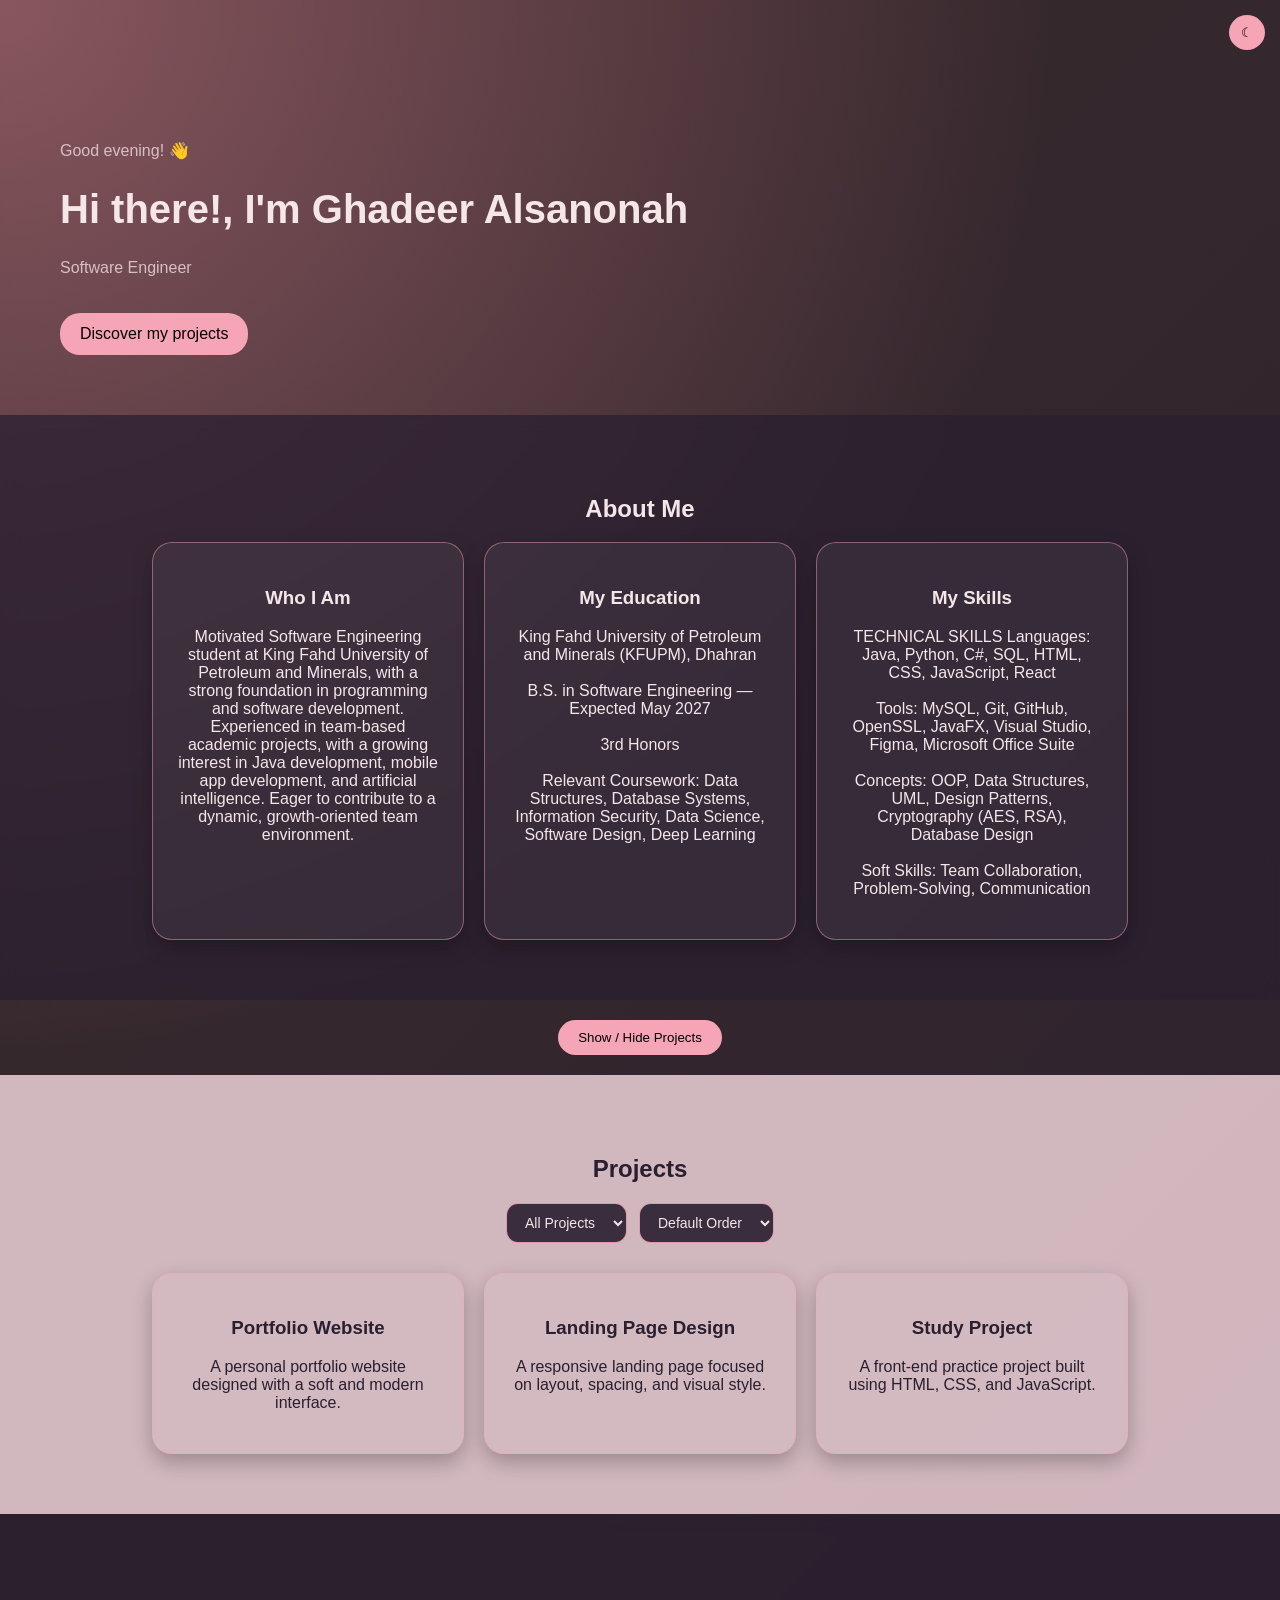
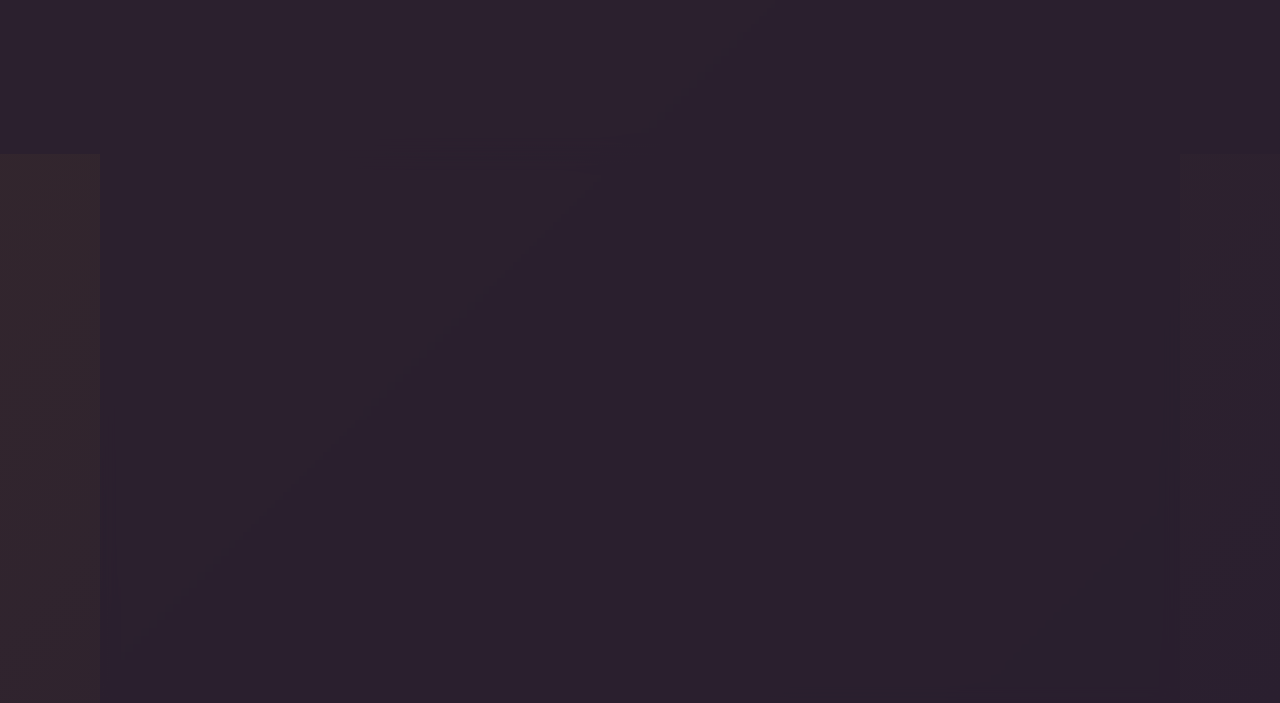
<file: index.html>
<!DOCTYPE html>
<html lang="en">
        <head>
            <meta charset="UTF-8">
            <meta name="viewport" content="width=device-width, initial-scale=1.0">
            <title>Ghadeer Alsanonah | Portfolio</title>
            <link rel="stylesheet" href="css/styles.css">
        </head>

    <body>
            <nav class="top-bar">
                <button class="theme-btn">☾</button>
            </nav>

            <header class="hero">
                <div class="hero-text">
                    <p id="greeting"></p>
                    <h1>Hi there!, I'm Ghadeer Alsanonah</h1>
                    <p>Software Engineer</p>
                    <a href="#projects" class="hero-btn">Discover my projects</a>
                </div>
            </header>

        <section id="about" class="section dark-section">
            <h2>About Me</h2>

            <div class="card-grid">
                <div class="info-card">
                   <h3>Who I Am</h3> 
                   <p>Motivated Software Engineering student at King Fahd University of Petroleum and Minerals, with a strong foundation in programming and software development. Experienced in team-based academic projects, with a growing interest in Java development, mobile app development, and artificial intelligence. Eager to contribute to a dynamic, growth-oriented team environment.</p>
                </div>

                <div class="info-card">
                   <h3>My Education</h3> 
                   <p>King Fahd University of Petroleum and Minerals (KFUPM), Dhahran <br><br>
B.S. in Software Engineering — Expected May 2027 <br><br>
3rd Honors <br><br>
Relevant Coursework: Data Structures, Database Systems, Information Security, Data Science, Software Design, Deep Learning <br><br></p>
                </div>

                <div class="info-card">
                   <h3>My Skills</h3> 
                   <p>TECHNICAL SKILLS
Languages: Java, Python, C#, SQL, HTML, CSS, JavaScript, React <br><br>
Tools: MySQL, Git, GitHub, OpenSSL, JavaFX, Visual Studio, Figma, Microsoft Office Suite <br><br>
Concepts: OOP, Data Structures, UML, Design Patterns, Cryptography (AES, RSA), Database Design <br><br>
Soft Skills: Team Collaboration, Problem-Solving, Communication </p>
                </div>
            </div>
        </section>

        <div style="text-align: center; margin: 20px;">
            <button id="toggleProjectsBtn" class="togglebtn">Show / Hide Projects</button>
        </div>

        <section id="projects" class="section light-section">
            <h2>Projects</h2>

            <div class="project-controls">
                <select id="filterProjects">
                    <option value="all">All Projects</option>
                    <option value="web">Web</option>
                    <option value="design">Design</option>
                    <option value="study">Study</option>
                </select>

                <select id="sortProjects">
                    <option value="default">Default Order</option>
                    <option value="az">Sort A-Z</option>
                    <option value="za">Sort Z-A</option>
                </select>
            </div>
            <div class="card-grid">
                <div class="project-card" data-category="web">
                    <h3>Portfolio Website</h3>
                    <p>A personal portfolio website designed with a soft and modern interface.</p>
                </div>

                <div class="project-card" data-category="design">
                    <h3>Landing Page Design</h3>
                    <p>A responsive landing page focused on layout, spacing, and visual style.</p>
                </div>

                <div class="project-card" data-category="study">
                    <h3>Study Project</h3>
                    <p>A front-end practice project built using HTML, CSS, and JavaScript.</p>
                </div>
            </div>
        </section>

        <section id="github" class="section dark-section">
            <h2>My GitHub Projects</h2>
            <p class="section-text">These repositories are loaded live from GitHub.</p>

            <div id="repoStatus">Loading repositories...</div>
            <div id="repoList" class="card-grid"></div>
        </section>


        <section id="contact" class="section dark-section">
            <h2>Contact</h2>
            <form class="contact-form" id="contactForm">
                <input type="text" placeholder="Your Name">
                <input type="email" placeholder="Your Email">
                <textarea placeholder="Your Message"></textarea>
                <button type="submit">Send</button>
                <p id="formMessage"></p>
            </form>
        </section>


        <script src="js/script.js"></script>
    </body>
</html>
</file>
<file: css/styles.css>
body{
    margin: 0;
    font-family: Arial, sans-serif;
    color: #f5e6e8;
    background: 
        radial-gradient(circle at top left, rgba(255, 150, 170, 0.4), transparent 40%),
        linear-gradient(135deg, #3a2c2c, #2a1f2f);
}
/*NAV*/
.top-bar{
    display: flex;
    justify-content: flex-end;
    padding: 15px;
}

.theme-btn{
    background: #f5a5b5;
    border: none;
    border-radius: 50%;
    padding: 10px 12px;
    cursor: pointer;
}
/*HERO*/
.hero{
    display: flex;
    justify-content: space-between;
    align-items: center;
    padding: 60px;
}

.hero-text h1 {
    font-size: 40px;
}

.hero-text p {
    color: #d8bfc4;
}

.hero-btn{
    display: inline-block;
    margin-top: 20px;
    padding: 12px 20px;
    background: #f5a5b5;
    color: black;
    border-radius: 20px;
    text-decoration: none;
}
/*SECTIONS*/
.section{
    padding: 60px 40px;
    text-align: center;
}

.dark-section{
    background: rgba(42, 31, 47, 0.75);
    backdrop-filter: blur(8px);
}

.light-section{
    background: rgba(227, 199, 207, 0.9);
    color: #2a1f2f;
}

/*CARDS*/
.card-grid{
    display: flex;
    gap: 20px;
    justify-content: center;
    flex-wrap: wrap;
    align-items: stretch;
}

.info-card,
.project-card {
    background: rgba(255, 255, 255, 0.05);
    padding: 25px;
    border-radius: 20px;
    width: 260px;
    box-shadow: 0 8px 20px rgba(0,0,0,0.25);
    border: 1px solid rgba(245, 165, 181, 0.45);
}

/*CONTACT*/
.contact-form{
    display: flex;
    flex-direction: column;
    align-items: center;
    gap: 14px;
}

.contact-form input,
 .contact-form textarea {
    width: 300px;
    padding: 12px 14px;
    margin: 0;
    border-radius: 12px;
    border: 1px solid rgba(245, 165, 181, 0.7);
    background: rgba(255, 255, 255, 0.03);
    color: #f5e6e8;
}

.contact-form textarea {
    min-height: 130px;
    resize: none;
}

.contact-form input::placeholder,
.contact-form textarea::placeholder {
    color: #d8bfc4;
}

.contact-form button,
.togglebtn{
    padding: 10px 20px;
    background: #f5a5b5;
    border: none;
    border-radius: 20px;
    cursor:pointer;
}

.hero-btn,
.contact-form button,
.theme-btn,
.togglebtn {
    transition: 0.3s;
}

.hero-btn:hover,
.contact-form button:hover,
.theme-btn:hover,
.togglebtn:hover {
    transform: translateY(-2px);
    opacity: 0.9;
}

.project-card,
.info-card {
    transition: 0.3s;
}

.project-card:hover,
.info-card:hover {
    transform: scale(1.05);
}

#contact{
    max-width: 1000px;
    margin: 0 auto;
}


.light-mode {
    background: #f5e6e8;
    color: #2a1f2f;
}

.project-controls {
    display: flex;
    justify-content: center;
    gap: 12px;
    margin: 20px 0 30px;
    flex-wrap: wrap;
}

.project-controls select {
    padding: 10px 14px;
    border-radius: 12px;
    border: 1px solid rgba(245, 165, 181, 0.9);
    background: rgba(42, 31, 47, 0.9);
    color: #f5e6e8;
    font-size: 14px;
    cursor: pointer;
}

.project-controls select:hover {
    background: rgba(245, 165, 181, 0.15);
}

.project-controls select:focus {
    outline: none;
    box-shadow: 0 0 0 2px rgba(245, 165, 181, 0.25);
}
</file>
